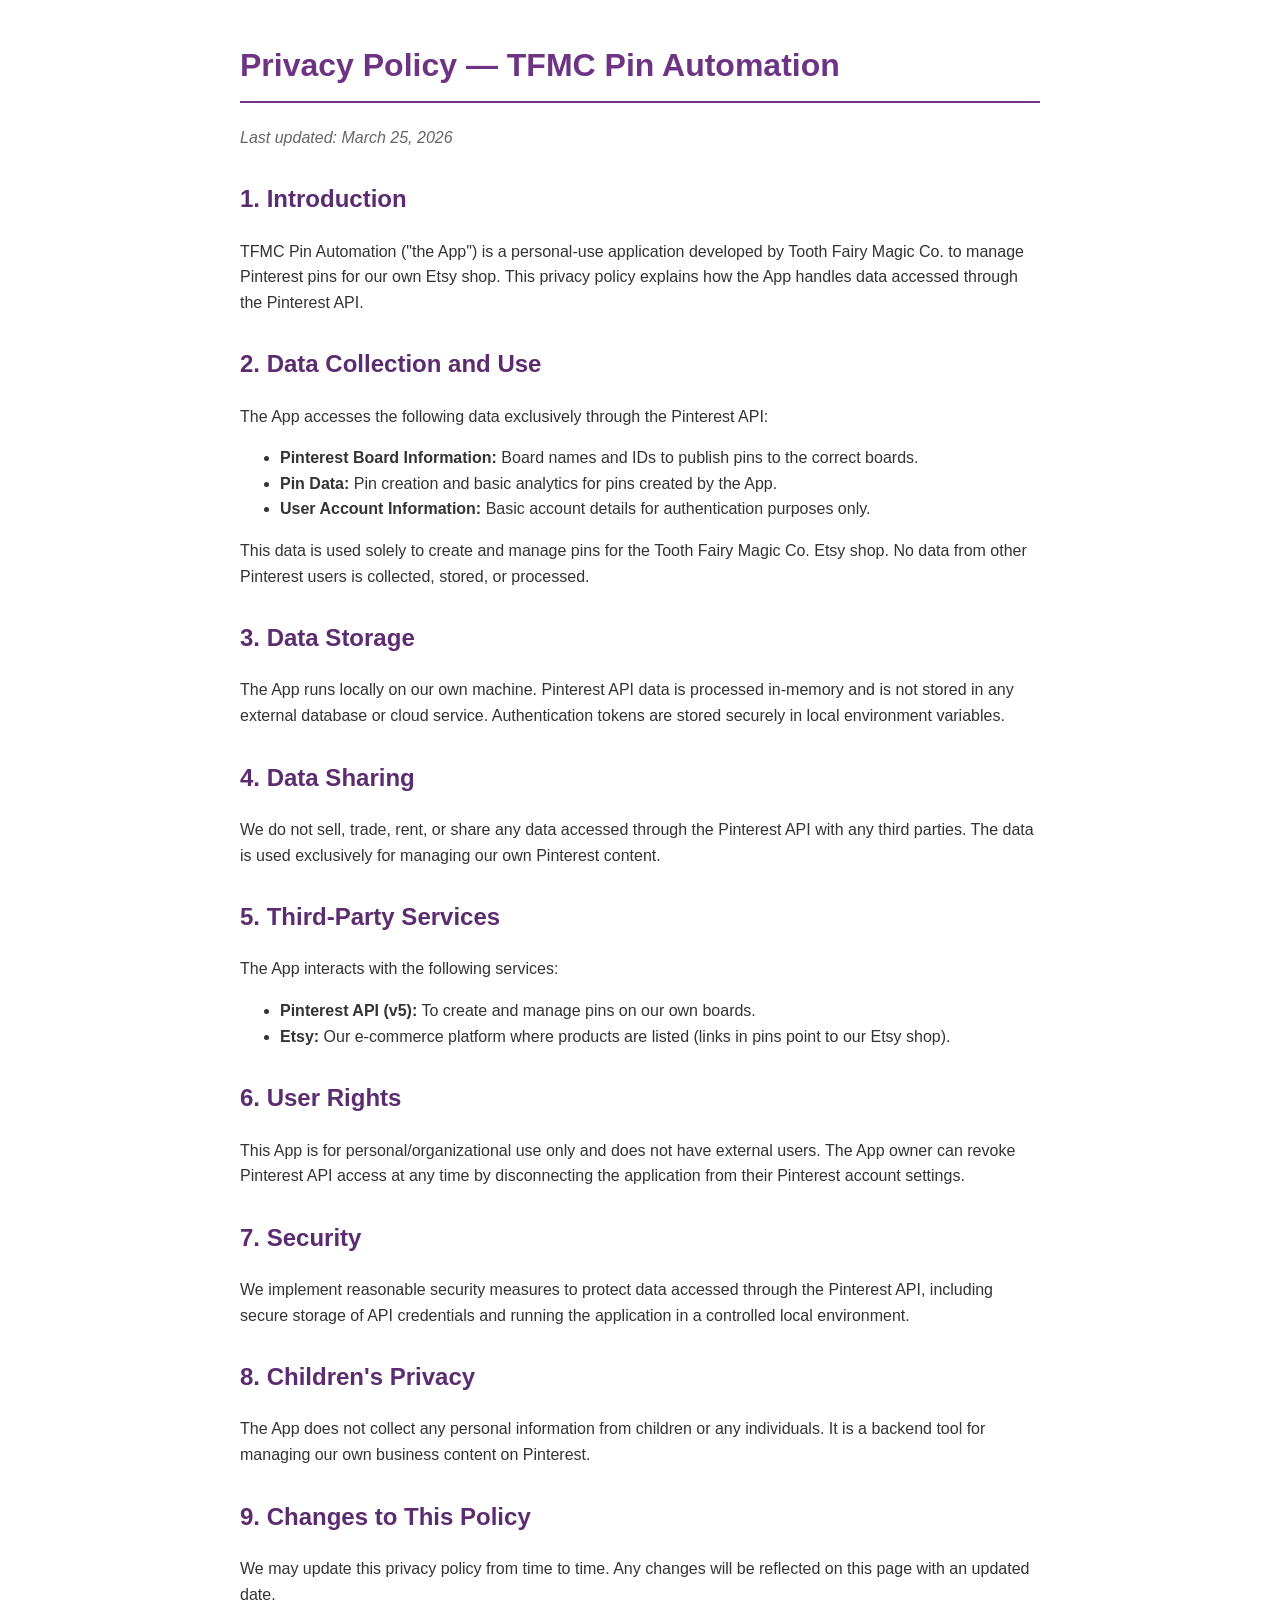
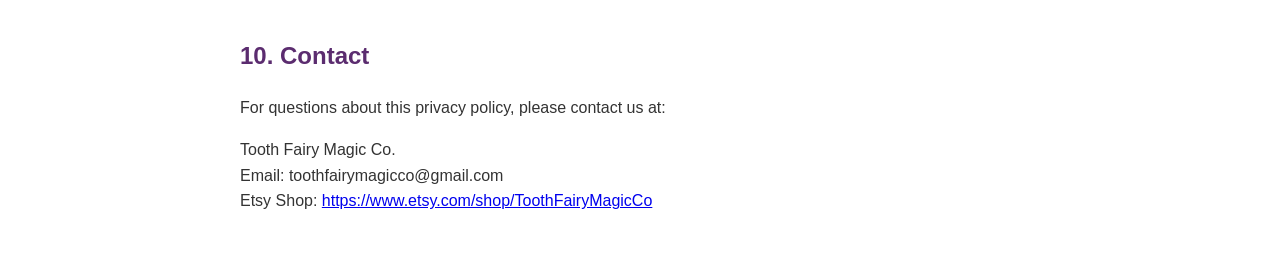
<file: privacy-policy-pinterest.html>
<!DOCTYPE html>
<html lang="en">
<head>
  <meta charset="UTF-8">
  <meta name="viewport" content="width=device-width, initial-scale=1.0">
  <title>Privacy Policy - TFMC Pin Automation</title>
  <style>
    body { font-family: -apple-system, BlinkMacSystemFont, 'Segoe UI', Roboto, sans-serif; max-width: 800px; margin: 40px auto; padding: 0 20px; line-height: 1.6; color: #333; }
    h1 { color: #6c3483; border-bottom: 2px solid #6c3483; padding-bottom: 10px; }
    h2 { color: #5b2c6f; margin-top: 30px; }
    .updated { color: #666; font-style: italic; }
  </style>
</head>
<body>
  <h1>Privacy Policy — TFMC Pin Automation</h1>
  <p class="updated">Last updated: March 25, 2026</p>

  <h2>1. Introduction</h2>
  <p>TFMC Pin Automation ("the App") is a personal-use application developed by Tooth Fairy Magic Co. to manage Pinterest pins for our own Etsy shop. This privacy policy explains how the App handles data accessed through the Pinterest API.</p>

  <h2>2. Data Collection and Use</h2>
  <p>The App accesses the following data exclusively through the Pinterest API:</p>
  <ul>
    <li><strong>Pinterest Board Information:</strong> Board names and IDs to publish pins to the correct boards.</li>
    <li><strong>Pin Data:</strong> Pin creation and basic analytics for pins created by the App.</li>
    <li><strong>User Account Information:</strong> Basic account details for authentication purposes only.</li>
  </ul>
  <p>This data is used solely to create and manage pins for the Tooth Fairy Magic Co. Etsy shop. No data from other Pinterest users is collected, stored, or processed.</p>

  <h2>3. Data Storage</h2>
  <p>The App runs locally on our own machine. Pinterest API data is processed in-memory and is not stored in any external database or cloud service. Authentication tokens are stored securely in local environment variables.</p>

  <h2>4. Data Sharing</h2>
  <p>We do not sell, trade, rent, or share any data accessed through the Pinterest API with any third parties. The data is used exclusively for managing our own Pinterest content.</p>

  <h2>5. Third-Party Services</h2>
  <p>The App interacts with the following services:</p>
  <ul>
    <li><strong>Pinterest API (v5):</strong> To create and manage pins on our own boards.</li>
    <li><strong>Etsy:</strong> Our e-commerce platform where products are listed (links in pins point to our Etsy shop).</li>
  </ul>

  <h2>6. User Rights</h2>
  <p>This App is for personal/organizational use only and does not have external users. The App owner can revoke Pinterest API access at any time by disconnecting the application from their Pinterest account settings.</p>

  <h2>7. Security</h2>
  <p>We implement reasonable security measures to protect data accessed through the Pinterest API, including secure storage of API credentials and running the application in a controlled local environment.</p>

  <h2>8. Children's Privacy</h2>
  <p>The App does not collect any personal information from children or any individuals. It is a backend tool for managing our own business content on Pinterest.</p>

  <h2>9. Changes to This Policy</h2>
  <p>We may update this privacy policy from time to time. Any changes will be reflected on this page with an updated date.</p>

  <h2>10. Contact</h2>
  <p>For questions about this privacy policy, please contact us at:</p>
  <p>
    Tooth Fairy Magic Co.<br>
    Email: toothfairymagicco@gmail.com<br>
    Etsy Shop: <a href="https://www.etsy.com/shop/ToothFairyMagicCo">https://www.etsy.com/shop/ToothFairyMagicCo</a>
  </p>
</body>
</html>
</file>
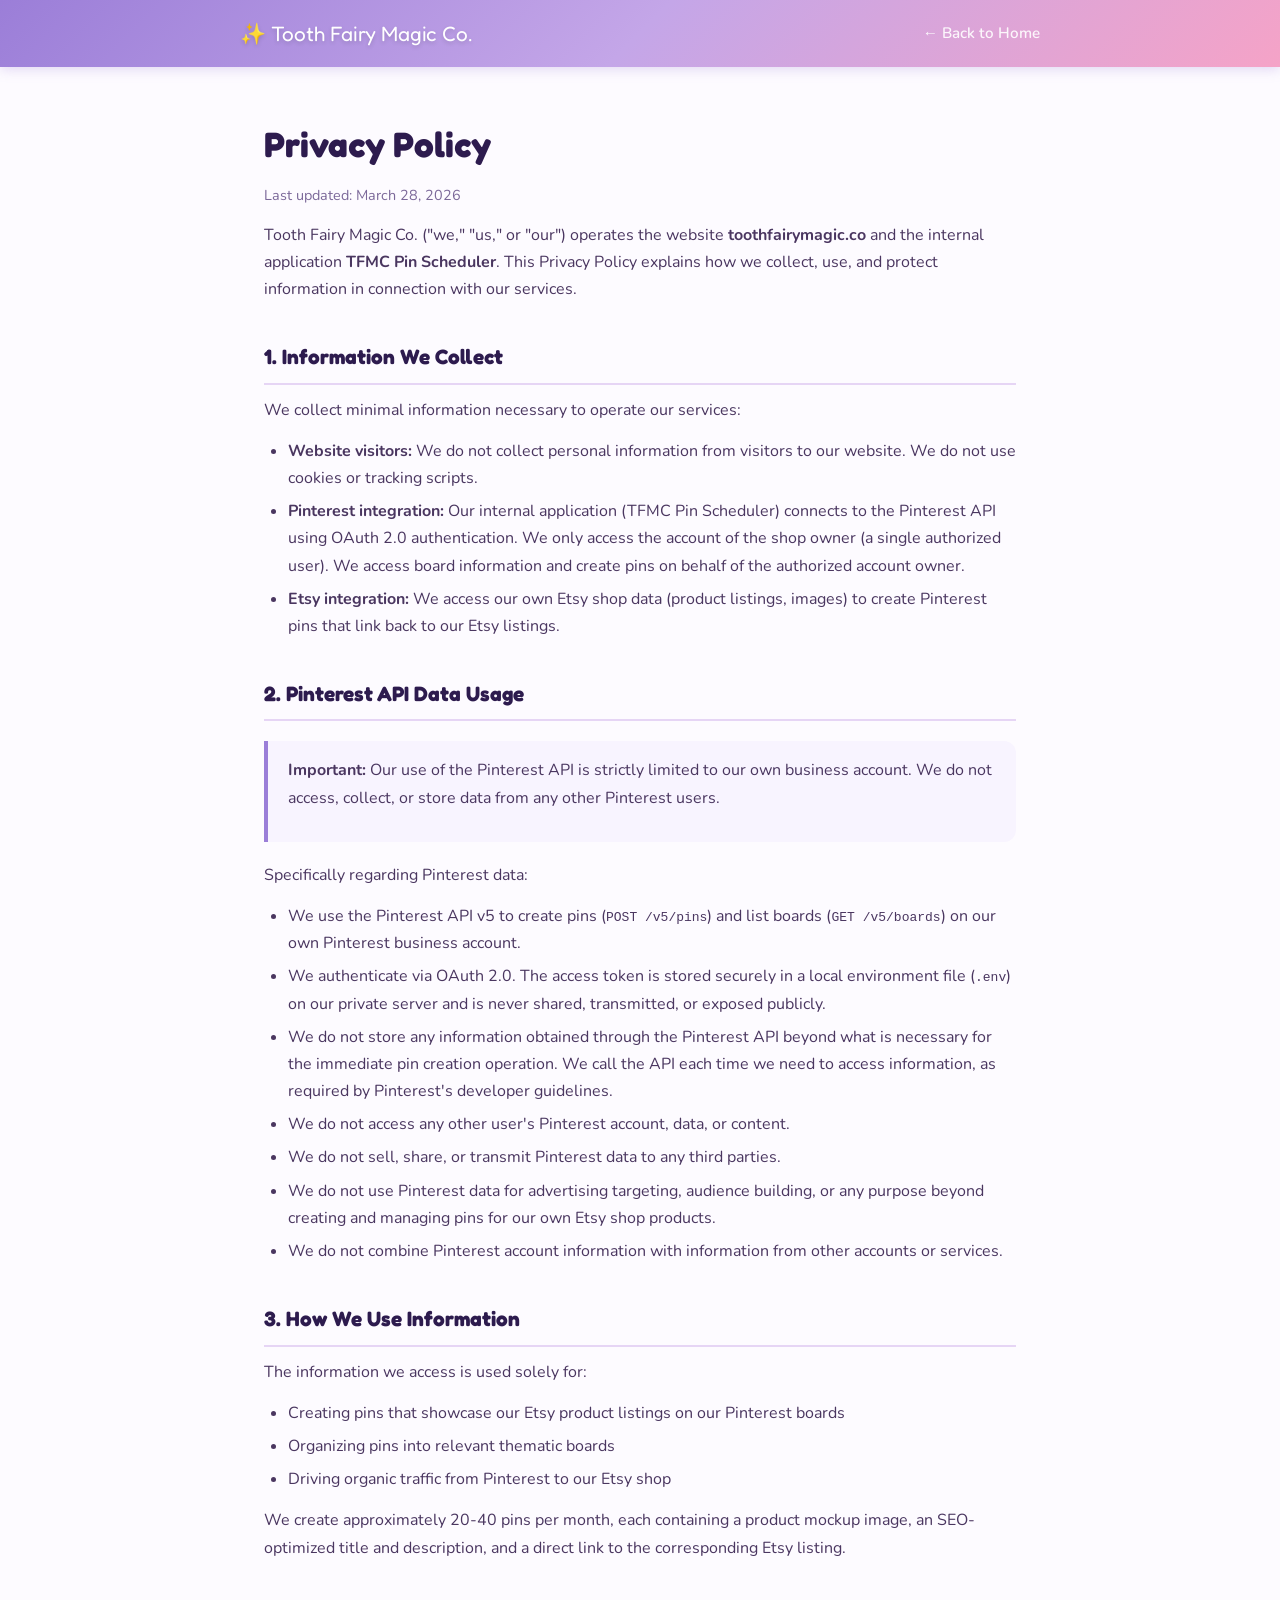
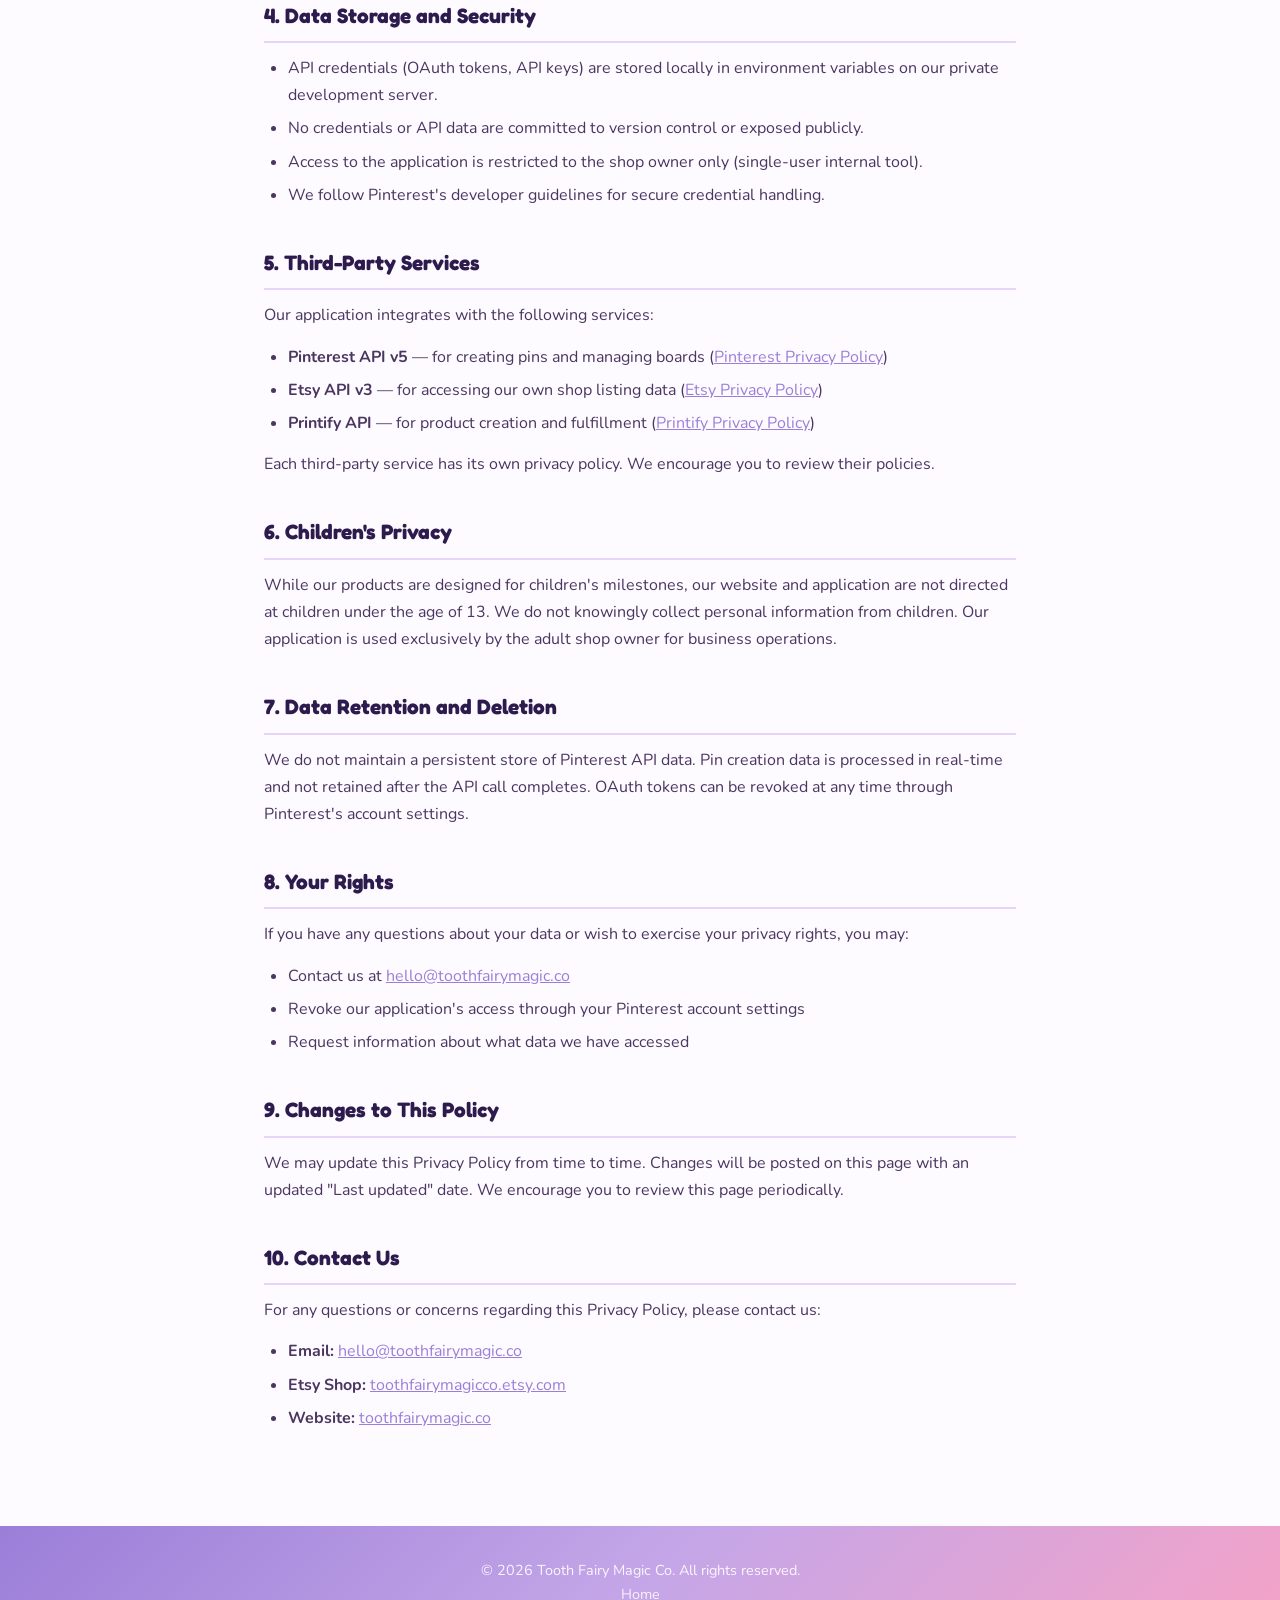
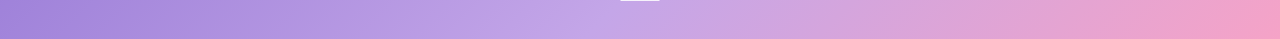
<file: privacy-policy.html>
<!DOCTYPE html>
<html lang="en">
<head>
  <meta charset="UTF-8">
  <meta name="viewport" content="width=device-width, initial-scale=1.0">
  <title>Privacy Policy | Tooth Fairy Magic Co.</title>
  <meta name="description" content="Privacy Policy for Tooth Fairy Magic Co. and TFMC Pin Scheduler application.">

  <link rel="preconnect" href="https://fonts.googleapis.com">
  <link rel="preconnect" href="https://fonts.gstatic.com" crossorigin>
  <link href="https://fonts.googleapis.com/css2?family=Fredoka+One&family=Nunito:wght@400;600;700&display=swap" rel="stylesheet">

  <style>
    :root {
      --color-purple-1: #9B7ED8;
      --color-purple-2: #C4A6E8;
      --color-pink-1: #F5A3C7;
      --color-pink-2: #FFD1DC;
      --color-lavender: #E6D5F5;
      --color-bg-main: #FDFBFF;
      --color-bg-panel: #F8F4FF;
      --color-text-heading: #2D1B4E;
      --color-text-body: #4A3660;
      --color-text-secondary: #7B6899;
    }

    * { margin: 0; padding: 0; box-sizing: border-box; }
    body {
      font-family: 'Nunito', -apple-system, BlinkMacSystemFont, 'Segoe UI', sans-serif;
      color: var(--color-text-body);
      background-color: var(--color-bg-main);
      line-height: 1.7;
      -webkit-font-smoothing: antialiased;
    }

    .header {
      background: linear-gradient(135deg, var(--color-purple-1) 0%, var(--color-purple-2) 50%, var(--color-pink-1) 100%);
      padding: 16px 24px;
      box-shadow: 0 2px 12px rgba(155, 126, 216, 0.3);
    }
    .header-inner {
      max-width: 800px;
      margin: 0 auto;
      display: flex;
      align-items: center;
      justify-content: space-between;
    }
    .logo {
      font-family: 'Fredoka One', cursive;
      font-size: 1.3rem;
      color: white;
      text-decoration: none;
      text-shadow: 0 2px 4px rgba(0, 0, 0, 0.15);
    }
    .back-link {
      color: rgba(255, 255, 255, 0.9);
      text-decoration: none;
      font-weight: 600;
      font-size: 0.95rem;
    }
    .back-link:hover { color: white; }

    .content {
      max-width: 800px;
      margin: 0 auto;
      padding: 48px 24px 80px;
    }
    .content h1 {
      font-family: 'Fredoka One', cursive;
      font-size: 2.2rem;
      color: var(--color-text-heading);
      margin-bottom: 8px;
    }
    .last-updated {
      color: var(--color-text-secondary);
      font-size: 0.9rem;
      margin-bottom: 40px;
    }
    .content h2 {
      font-family: 'Fredoka One', cursive;
      font-size: 1.3rem;
      color: var(--color-text-heading);
      margin-top: 36px;
      margin-bottom: 12px;
      padding-bottom: 8px;
      border-bottom: 2px solid var(--color-lavender);
    }
    .content p {
      margin-bottom: 14px;
    }
    .content ul {
      margin-left: 24px;
      margin-bottom: 14px;
    }
    .content li {
      margin-bottom: 6px;
    }
    .content a {
      color: var(--color-purple-1);
      text-decoration: underline;
    }
    .highlight-box {
      background: var(--color-bg-panel);
      border-left: 4px solid var(--color-purple-1);
      padding: 16px 20px;
      border-radius: 0 12px 12px 0;
      margin: 20px 0;
    }

    .footer {
      background: linear-gradient(135deg, var(--color-purple-1) 0%, var(--color-purple-2) 50%, var(--color-pink-1) 100%);
      color: rgba(255, 255, 255, 0.9);
      text-align: center;
      padding: 32px 24px;
    }
    .footer p { font-size: 0.9rem; }
    .footer a { color: rgba(255, 255, 255, 0.85); }

    @media (max-width: 768px) {
      .content h1 { font-size: 1.7rem; }
      .content { padding: 32px 20px 60px; }
    }
  </style>
</head>
<body>

  <header class="header">
    <div class="header-inner">
      <a href="index.html" class="logo">&#10024; Tooth Fairy Magic Co.</a>
      <a href="index.html" class="back-link">&larr; Back to Home</a>
    </div>
  </header>

  <main class="content">
    <h1>Privacy Policy</h1>
    <p class="last-updated">Last updated: March 28, 2026</p>

    <p>
      Tooth Fairy Magic Co. ("we," "us," or "our") operates the website
      <strong>toothfairymagic.co</strong> and the internal application
      <strong>TFMC Pin Scheduler</strong>. This Privacy Policy explains how we collect,
      use, and protect information in connection with our services.
    </p>

    <h2>1. Information We Collect</h2>
    <p>We collect minimal information necessary to operate our services:</p>
    <ul>
      <li><strong>Website visitors:</strong> We do not collect personal information from visitors to our website. We do not use cookies or tracking scripts.</li>
      <li><strong>Pinterest integration:</strong> Our internal application (TFMC Pin Scheduler) connects to the Pinterest API using OAuth 2.0 authentication. We only access the account of the shop owner (a single authorized user). We access board information and create pins on behalf of the authorized account owner.</li>
      <li><strong>Etsy integration:</strong> We access our own Etsy shop data (product listings, images) to create Pinterest pins that link back to our Etsy listings.</li>
    </ul>

    <h2>2. Pinterest API Data Usage</h2>
    <div class="highlight-box">
      <p><strong>Important:</strong> Our use of the Pinterest API is strictly limited to our own business account. We do not access, collect, or store data from any other Pinterest users.</p>
    </div>
    <p>Specifically regarding Pinterest data:</p>
    <ul>
      <li>We use the Pinterest API v5 to create pins (<code>POST /v5/pins</code>) and list boards (<code>GET /v5/boards</code>) on our own Pinterest business account.</li>
      <li>We authenticate via OAuth 2.0. The access token is stored securely in a local environment file (<code>.env</code>) on our private server and is never shared, transmitted, or exposed publicly.</li>
      <li>We do not store any information obtained through the Pinterest API beyond what is necessary for the immediate pin creation operation. We call the API each time we need to access information, as required by Pinterest's developer guidelines.</li>
      <li>We do not access any other user's Pinterest account, data, or content.</li>
      <li>We do not sell, share, or transmit Pinterest data to any third parties.</li>
      <li>We do not use Pinterest data for advertising targeting, audience building, or any purpose beyond creating and managing pins for our own Etsy shop products.</li>
      <li>We do not combine Pinterest account information with information from other accounts or services.</li>
    </ul>

    <h2>3. How We Use Information</h2>
    <p>The information we access is used solely for:</p>
    <ul>
      <li>Creating pins that showcase our Etsy product listings on our Pinterest boards</li>
      <li>Organizing pins into relevant thematic boards</li>
      <li>Driving organic traffic from Pinterest to our Etsy shop</li>
    </ul>
    <p>We create approximately 20-40 pins per month, each containing a product mockup image, an SEO-optimized title and description, and a direct link to the corresponding Etsy listing.</p>

    <h2>4. Data Storage and Security</h2>
    <ul>
      <li>API credentials (OAuth tokens, API keys) are stored locally in environment variables on our private development server.</li>
      <li>No credentials or API data are committed to version control or exposed publicly.</li>
      <li>Access to the application is restricted to the shop owner only (single-user internal tool).</li>
      <li>We follow Pinterest's developer guidelines for secure credential handling.</li>
    </ul>

    <h2>5. Third-Party Services</h2>
    <p>Our application integrates with the following services:</p>
    <ul>
      <li><strong>Pinterest API v5</strong> &mdash; for creating pins and managing boards (<a href="https://policy.pinterest.com/en/privacy-policy" target="_blank" rel="noopener">Pinterest Privacy Policy</a>)</li>
      <li><strong>Etsy API v3</strong> &mdash; for accessing our own shop listing data (<a href="https://www.etsy.com/legal/privacy/" target="_blank" rel="noopener">Etsy Privacy Policy</a>)</li>
      <li><strong>Printify API</strong> &mdash; for product creation and fulfillment (<a href="https://printify.com/privacy-policy/" target="_blank" rel="noopener">Printify Privacy Policy</a>)</li>
    </ul>
    <p>Each third-party service has its own privacy policy. We encourage you to review their policies.</p>

    <h2>6. Children's Privacy</h2>
    <p>
      While our products are designed for children's milestones, our website and application
      are not directed at children under the age of 13. We do not knowingly collect personal
      information from children. Our application is used exclusively by the adult shop owner
      for business operations.
    </p>

    <h2>7. Data Retention and Deletion</h2>
    <p>
      We do not maintain a persistent store of Pinterest API data. Pin creation data is
      processed in real-time and not retained after the API call completes. OAuth tokens
      can be revoked at any time through Pinterest's account settings.
    </p>

    <h2>8. Your Rights</h2>
    <p>If you have any questions about your data or wish to exercise your privacy rights, you may:</p>
    <ul>
      <li>Contact us at <a href="mailto:hello@toothfairymagic.co">hello@toothfairymagic.co</a></li>
      <li>Revoke our application's access through your Pinterest account settings</li>
      <li>Request information about what data we have accessed</li>
    </ul>

    <h2>9. Changes to This Policy</h2>
    <p>
      We may update this Privacy Policy from time to time. Changes will be posted on this page
      with an updated "Last updated" date. We encourage you to review this page periodically.
    </p>

    <h2>10. Contact Us</h2>
    <p>
      For any questions or concerns regarding this Privacy Policy, please contact us:
    </p>
    <ul>
      <li><strong>Email:</strong> <a href="mailto:hello@toothfairymagic.co">hello@toothfairymagic.co</a></li>
      <li><strong>Etsy Shop:</strong> <a href="https://toothfairymagicco.etsy.com" target="_blank" rel="noopener">toothfairymagicco.etsy.com</a></li>
      <li><strong>Website:</strong> <a href="https://toothfairymagic.co" target="_blank" rel="noopener">toothfairymagic.co</a></li>
    </ul>
  </main>

  <footer class="footer">
    <p>&copy; 2026 Tooth Fairy Magic Co. All rights reserved.</p>
    <p><a href="index.html">Home</a></p>
  </footer>

</body>
</html>
</file>
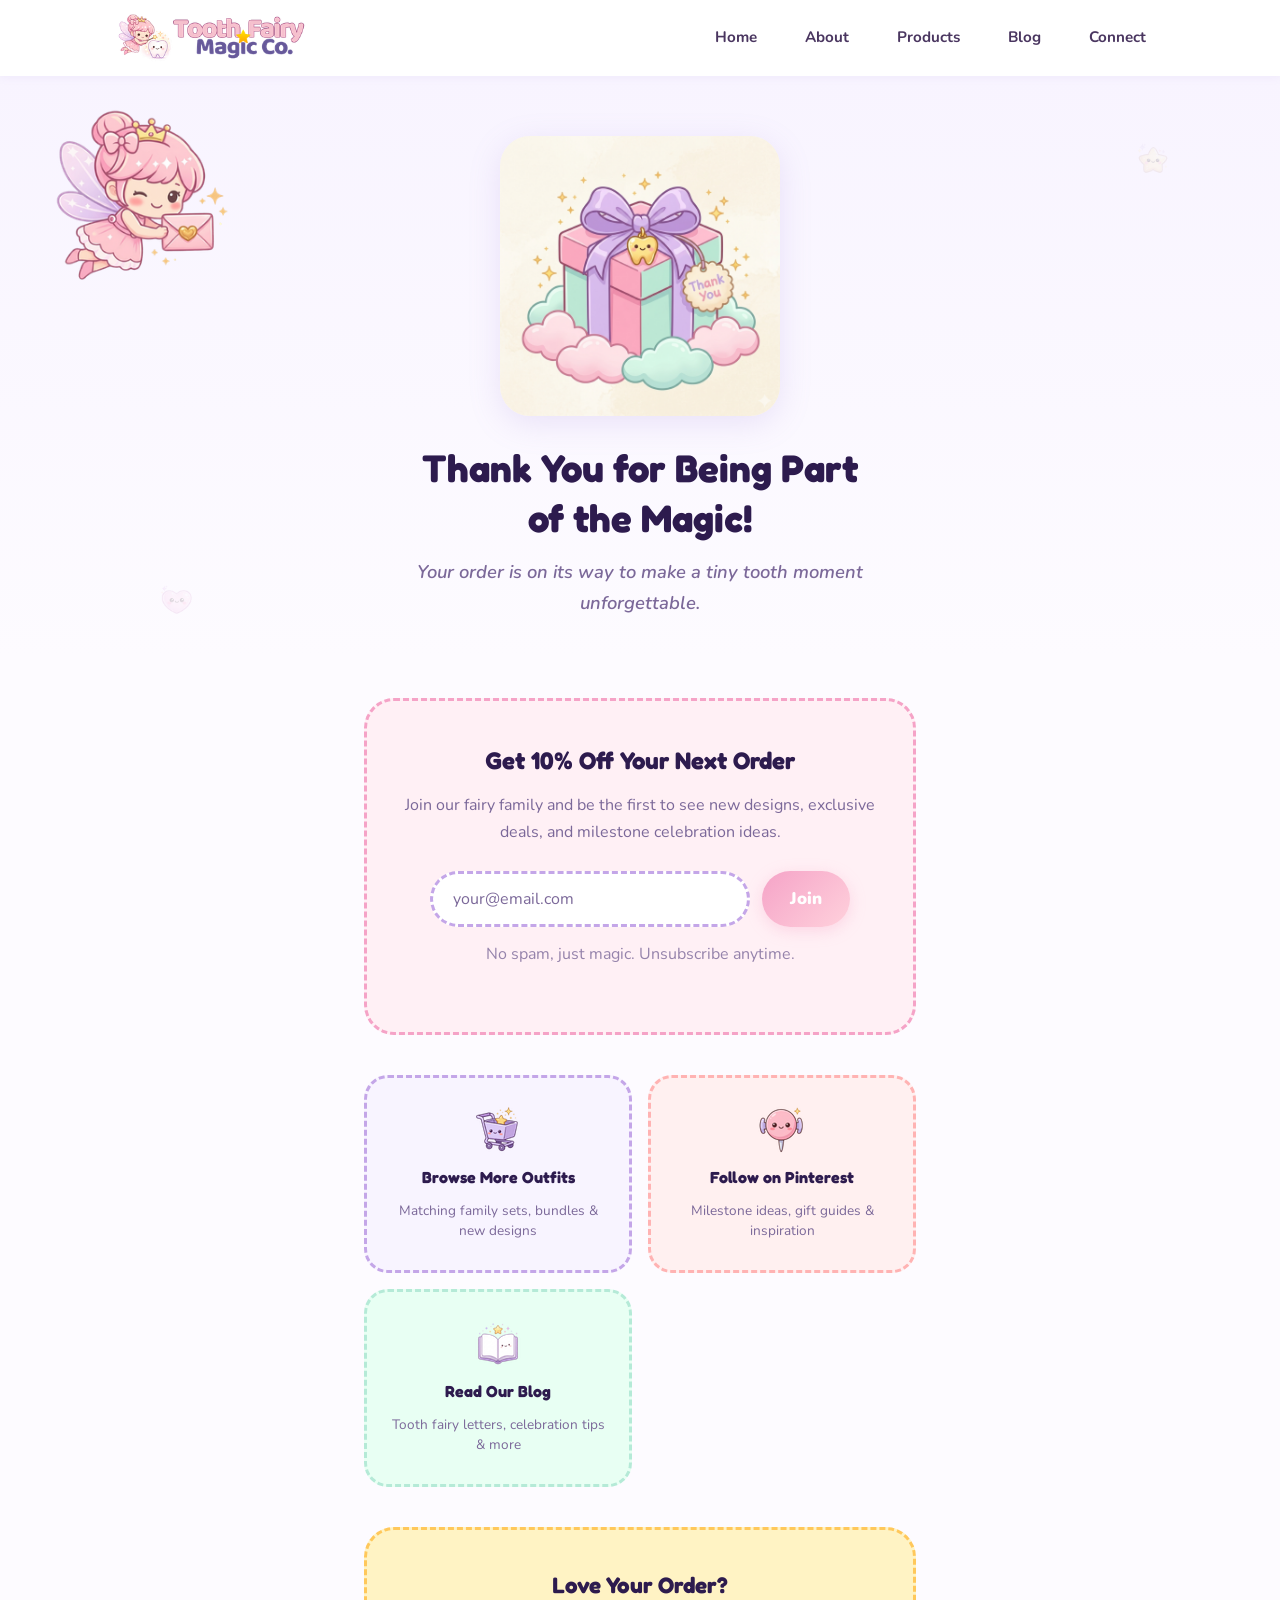
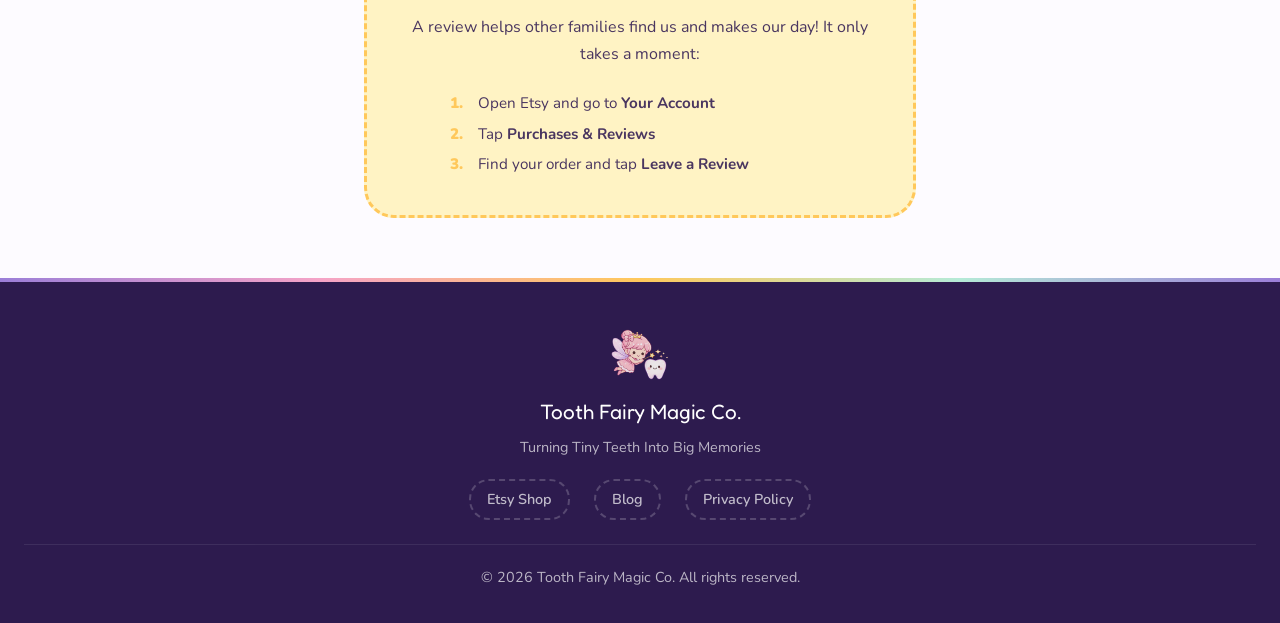
<file: thankyou.html>
<!DOCTYPE html>
<html lang="en">
<head>
  <meta charset="UTF-8">
  <meta name="viewport" content="width=device-width, initial-scale=1.0">
  <title>Thank You for Your Order! | Tooth Fairy Magic Co.</title>
  <meta name="description" content="Thank you for being part of the Tooth Fairy Magic family! Get 10% off your next order and join our community.">
  <meta name="robots" content="noindex">

  <link rel="preconnect" href="https://fonts.googleapis.com">
  <link rel="preconnect" href="https://fonts.gstatic.com" crossorigin>
  <link href="https://fonts.googleapis.com/css2?family=Fredoka+One&family=Nunito:wght@400;600;700;900&display=swap" rel="stylesheet">

  <style>
    /* ══════════════════════════════════════
       VARIABLES
    ══════════════════════════════════════ */
    :root {
      --color-purple-1: #9B7ED8;
      --color-purple-2: #C4A6E8;
      --color-purple-light: #E6D5F5;
      --color-pink-1: #F5A3C7;
      --color-pink-2: #FFD1DC;
      --color-pink-soft: #FFF0F5;
      --color-lavender: #E6D5F5;
      --color-mint: #B5EAD7;
      --color-gold: #FFD700;
      --color-gold-soft: #FFF3C4;
      --color-yellow: #FFC85B;
      --color-blue-soft: #45B3DF;
      --color-bg-main: #FDFBFF;
      --color-bg-panel: #F8F4FF;
      --color-text-heading: #2D1B4E;
      --color-text-body: #4A3660;
      --color-text-secondary: #7B6899;
      --color-white: #ffffff;
      --shadow-sm: 0 2px 8px rgba(155, 126, 216, 0.08);
      --shadow-md: 0 4px 16px rgba(155, 126, 216, 0.12);
      --shadow-lg: 0 8px 32px rgba(155, 126, 216, 0.18);
      --radius-sm: 16px;
      --radius-md: 24px;
      --radius-lg: 30px;
      --container: 1100px;
      --transition: all 0.35s ease;
    }

    /* ══════════════════════════════════════
       RESET & BASE
    ══════════════════════════════════════ */
    * { margin: 0; padding: 0; box-sizing: border-box; }
    html { scroll-behavior: smooth; }
    body {
      font-family: 'Nunito', -apple-system, BlinkMacSystemFont, 'Segoe UI', sans-serif;
      color: var(--color-text-body);
      background-color: var(--color-bg-main);
      line-height: 1.7;
      -webkit-font-smoothing: antialiased;
      overflow-x: hidden;
    }
    img { max-width: 100%; height: auto; display: block; }
    a { text-decoration: none; }

    /* ══════════════════════════════════════
       ANIMATIONS
    ══════════════════════════════════════ */
    @keyframes fadeInUp {
      from { opacity: 0; transform: translateY(40px); }
      to { opacity: 1; transform: translateY(0); }
    }
    @keyframes floatSlow {
      0%, 100% { transform: translateY(0px) rotate(0deg); }
      50% { transform: translateY(-20px) rotate(5deg); }
    }
    @keyframes gentlePulse {
      0%, 100% { transform: scale(1); }
      50% { transform: scale(1.05); }
    }
    @keyframes sparkle {
      0%, 100% { opacity: 0.3; transform: scale(1) rotate(0deg); }
      50% { opacity: 1; transform: scale(1.4) rotate(15deg); }
    }

    /* ══════════════════════════════════════
       HEADER & NAV
    ══════════════════════════════════════ */
    .header {
      background: var(--color-white);
      padding: 0;
      position: sticky;
      top: 0;
      z-index: 100;
      box-shadow: var(--shadow-sm);
    }
    .header-inner {
      max-width: var(--container);
      margin: 0 auto;
      display: flex;
      align-items: center;
      justify-content: space-between;
      padding: 12px 24px;
    }
    .logo-link {
      display: flex;
      align-items: center;
      text-decoration: none;
    }
    .logo-header-img {
      height: 52px;
      width: auto;
      object-fit: contain;
    }
    .nav-links {
      display: flex;
      gap: 8px;
      list-style: none;
      align-items: center;
    }
    .nav-links a {
      color: var(--color-text-body);
      font-weight: 700;
      font-size: 0.95rem;
      padding: 8px 18px;
      border-radius: 20px;
      border: 2px dashed transparent;
      transition: var(--transition);
    }
    .nav-links a:hover {
      color: var(--color-purple-1);
      border-color: var(--color-purple-2);
      background: var(--color-bg-panel);
    }
    .menu-toggle {
      display: none;
      background: none;
      border: none;
      font-size: 1.6rem;
      cursor: pointer;
      color: var(--color-text-heading);
      padding: 8px;
    }

    /* ══════════════════════════════════════
       BUTTONS
    ══════════════════════════════════════ */
    .btn {
      display: inline-flex;
      align-items: center;
      gap: 8px;
      padding: 14px 32px;
      border-radius: var(--radius-lg);
      font-family: 'Nunito', sans-serif;
      font-weight: 900;
      font-size: 1.05rem;
      text-decoration: none;
      transition: var(--transition);
      border: none;
      cursor: pointer;
    }
    .btn-primary {
      background: linear-gradient(135deg, var(--color-purple-1) 0%, var(--color-purple-2) 100%);
      color: white;
      box-shadow: 0 4px 15px rgba(155, 126, 216, 0.35);
    }
    .btn-primary:hover {
      transform: translateY(-3px);
      box-shadow: 0 8px 25px rgba(155, 126, 216, 0.45);
    }
    .btn-dashed {
      background: var(--color-yellow);
      color: var(--color-white);
      border: 3px dashed rgba(255, 255, 255, 0.7);
      box-shadow: 0 4px 15px rgba(255, 200, 91, 0.35);
      text-shadow: 0 1px 2px rgba(0,0,0,0.1);
    }
    .btn-dashed:hover {
      transform: translateY(-3px);
      box-shadow: 0 8px 25px rgba(255, 200, 91, 0.45);
    }
    .btn-outline {
      background: var(--color-white);
      color: var(--color-purple-1);
      border: 3px dashed var(--color-purple-2);
    }
    .btn-outline:hover {
      background: var(--color-bg-panel);
      transform: translateY(-3px);
    }
    .btn-pink {
      background: linear-gradient(135deg, var(--color-pink-1) 0%, var(--color-pink-2) 100%);
      color: white;
      box-shadow: 0 4px 15px rgba(245, 163, 199, 0.35);
    }
    .btn-pink:hover {
      transform: translateY(-3px);
      box-shadow: 0 8px 25px rgba(245, 163, 199, 0.45);
    }

    /* ══════════════════════════════════════
       THANK YOU PAGE — HERO
    ══════════════════════════════════════ */
    .ty-hero {
      text-align: center;
      padding: 60px 24px 40px;
      background: linear-gradient(180deg, var(--color-bg-panel) 0%, var(--color-bg-main) 100%);
      position: relative;
      overflow: hidden;
    }
    .ty-hero-img {
      width: 280px;
      margin: 0 auto 28px;
      border-radius: var(--radius-lg);
      box-shadow: var(--shadow-lg);
      animation: fadeInUp 0.6s ease-out;
    }
    .ty-hero h1 {
      font-family: 'Fredoka One', cursive;
      font-size: 2.4rem;
      color: var(--color-text-heading);
      line-height: 1.3;
      margin-bottom: 12px;
      animation: fadeInUp 0.6s ease-out 0.1s both;
    }
    .ty-hero .tagline {
      font-size: 1.15rem;
      color: var(--color-text-secondary);
      font-weight: 600;
      font-style: italic;
      max-width: 520px;
      margin: 0 auto;
      animation: fadeInUp 0.6s ease-out 0.2s both;
    }
    .ty-floating {
      position: absolute;
      animation: floatSlow 8s ease-in-out infinite;
      pointer-events: none;
    }
    .ty-floating--1 { top: 30px; left: 4%; width: 180px; opacity: 0.9; animation-delay: 0s; }
    .ty-floating--2 { top: 50px; right: 8%; width: 50px; opacity: 0.2; animation-delay: 2s; }
    .ty-floating--3 { bottom: 20px; left: 12%; width: 45px; opacity: 0.2; animation-delay: 4s; }

    /* ══════════════════════════════════════
       SECTIONS
    ══════════════════════════════════════ */
    .ty-section {
      max-width: 600px;
      margin: 0 auto;
      padding: 0 24px;
    }

    /* ══════════════════════════════════════
       EMAIL SIGNUP BOX
    ══════════════════════════════════════ */
    .ty-signup {
      border: 3px dashed var(--color-pink-1);
      border-radius: var(--radius-lg);
      padding: 40px 32px;
      text-align: center;
      background: var(--color-pink-soft);
      margin: 40px auto;
      max-width: 600px;
      animation: fadeInUp 0.6s ease-out 0.3s both;
    }
    .ty-signup h2 {
      font-family: 'Fredoka One', cursive;
      font-size: 1.5rem;
      color: var(--color-text-heading);
      margin-bottom: 10px;
    }
    .ty-signup p {
      color: var(--color-text-secondary);
      font-size: 1rem;
      margin-bottom: 24px;
      line-height: 1.7;
    }
    .ty-signup-form {
      display: flex;
      gap: 12px;
      max-width: 420px;
      margin: 0 auto;
    }
    .ty-signup-form input[type="email"] {
      flex: 1;
      padding: 14px 20px;
      border: 3px dashed var(--color-purple-2);
      border-radius: var(--radius-lg);
      font-family: 'Nunito', sans-serif;
      font-size: 1rem;
      font-weight: 600;
      color: var(--color-text-body);
      background: var(--color-white);
      outline: none;
      transition: var(--transition);
    }
    .ty-signup-form input[type="email"]::placeholder {
      color: var(--color-text-secondary);
      font-weight: 400;
    }
    .ty-signup-form input[type="email"]:focus {
      border-color: var(--color-purple-1);
      box-shadow: 0 0 0 4px rgba(155, 126, 216, 0.15);
    }
    .ty-signup-form button {
      padding: 14px 28px;
      white-space: nowrap;
    }
    .ty-signup-note {
      font-size: 0.8rem;
      color: var(--color-text-secondary);
      margin-top: 14px;
      opacity: 0.8;
    }
    .ty-signup-success {
      display: none;
      padding: 20px;
      background: var(--color-mint);
      border: 3px dashed rgba(255,255,255,0.5);
      border-radius: var(--radius-md);
      color: var(--color-text-heading);
      font-weight: 700;
      font-size: 1.1rem;
    }

    /* ══════════════════════════════════════
       SOCIAL & SHOP LINKS
    ══════════════════════════════════════ */
    .ty-links {
      display: grid;
      grid-template-columns: 1fr 1fr;
      gap: 16px;
      max-width: 600px;
      margin: 32px auto;
      padding: 0 24px;
      animation: fadeInUp 0.6s ease-out 0.4s both;
    }
    .ty-link-card {
      display: flex;
      flex-direction: column;
      align-items: center;
      gap: 10px;
      padding: 28px 20px;
      border-radius: var(--radius-md);
      border: 3px dashed transparent;
      text-decoration: none;
      transition: var(--transition);
      text-align: center;
    }
    .ty-link-card:hover {
      transform: translateY(-4px);
      box-shadow: var(--shadow-md);
    }
    .ty-link-card--shop {
      background: var(--color-bg-panel);
      border-color: var(--color-purple-2);
    }
    .ty-link-card--shop:hover { background: var(--color-purple-light); }
    .ty-link-card--pinterest {
      background: #FFF0F0;
      border-color: #FFB3B3;
    }
    .ty-link-card--pinterest:hover { background: #FFE0E0; }
    .ty-link-card--instagram {
      background: var(--color-gold-soft);
      border-color: var(--color-yellow);
    }
    .ty-link-card--instagram:hover { background: #FFE9A0; }
    .ty-link-card--blog {
      background: #E8FFF3;
      border-color: var(--color-mint);
    }
    .ty-link-card--blog:hover { background: #D0F5E0; }
    .ty-link-icon {
      font-size: 2rem;
    }
    .ty-link-icon-img {
      width: 48px;
      height: 48px;
      object-fit: contain;
    }
    .ty-link-card h3 {
      font-family: 'Fredoka One', cursive;
      font-size: 1rem;
      color: var(--color-text-heading);
    }
    .ty-link-card p {
      font-size: 0.85rem;
      color: var(--color-text-secondary);
      line-height: 1.5;
    }

    /* ══════════════════════════════════════
       REVIEW SECTION
    ══════════════════════════════════════ */
    .ty-review {
      border: 3px dashed var(--color-yellow);
      border-radius: var(--radius-lg);
      padding: 36px 32px;
      text-align: center;
      background: var(--color-gold-soft);
      max-width: 600px;
      margin: 40px auto;
      animation: fadeInUp 0.6s ease-out 0.5s both;
    }
    .ty-review h2 {
      font-family: 'Fredoka One', cursive;
      font-size: 1.4rem;
      color: var(--color-text-heading);
      margin-bottom: 10px;
    }
    .ty-review p {
      color: var(--color-text-body);
      font-size: 1rem;
      margin-bottom: 8px;
      line-height: 1.7;
    }
    .ty-review-steps {
      text-align: left;
      max-width: 380px;
      margin: 20px auto 0;
      font-size: 0.95rem;
      line-height: 2;
    }
    .ty-review-steps li {
      list-style: none;
      padding-left: 28px;
      position: relative;
    }
    .ty-review-steps li::before {
      content: attr(data-step);
      position: absolute;
      left: 0;
      font-weight: 900;
      color: var(--color-yellow);
    }

    /* ══════════════════════════════════════
       FOOTER
    ══════════════════════════════════════ */
    .footer {
      background: var(--color-text-heading);
      color: rgba(255, 255, 255, 0.85);
      text-align: center;
      padding: 50px 24px 30px;
      position: relative;
      margin-top: 60px;
    }
    .footer::before {
      content: '';
      position: absolute;
      top: 0;
      left: 0;
      right: 0;
      height: 4px;
      background: linear-gradient(90deg, var(--color-purple-1), var(--color-pink-1), var(--color-yellow), var(--color-mint), var(--color-purple-1));
    }
    .footer-logo {
      width: 60px;
      margin: 0 auto 12px;
      opacity: 0.9;
    }
    .footer .logo-footer {
      font-family: 'Fredoka One', cursive;
      font-size: 1.3rem;
      color: white;
      margin-bottom: 6px;
    }
    .footer p {
      font-size: 0.9rem;
      margin-bottom: 4px;
      opacity: 0.8;
    }
    .footer-links {
      margin-top: 20px;
      display: flex;
      gap: 24px;
      justify-content: center;
      flex-wrap: wrap;
    }
    .footer-links a {
      color: rgba(255, 255, 255, 0.7);
      text-decoration: none;
      font-size: 0.9rem;
      font-weight: 600;
      padding: 6px 16px;
      border: 2px dashed rgba(255,255,255,0.2);
      border-radius: 20px;
      transition: var(--transition);
    }
    .footer-links a:hover {
      color: white;
      border-color: rgba(255,255,255,0.5);
    }
    .footer-copyright {
      margin-top: 24px;
      padding-top: 20px;
      border-top: 1px solid rgba(255,255,255,0.1);
      font-size: 0.85rem;
      opacity: 0.6;
    }

    /* ══════════════════════════════════════
       RESPONSIVE
    ══════════════════════════════════════ */
    @media (max-width: 768px) {
      .ty-hero h1 { font-size: 1.8rem; }
      .ty-hero-img { width: 220px; }
      .ty-signup { padding: 32px 24px; }
      .ty-signup-form { flex-direction: column; }
      .ty-links { grid-template-columns: 1fr; padding: 0 24px; }
      .nav-links { display: none; }
      .nav-links.open {
        display: flex;
        flex-direction: column;
        position: absolute;
        top: 100%;
        left: 0;
        right: 0;
        background: white;
        padding: 16px;
        box-shadow: var(--shadow-md);
        gap: 4px;
      }
      .menu-toggle { display: block; }
    }
    @media (max-width: 480px) {
      .ty-hero h1 { font-size: 1.5rem; }
      .ty-hero .tagline { font-size: 1rem; }
      .ty-signup h2 { font-size: 1.3rem; }
      .ty-review { padding: 28px 20px; }
      .btn { padding: 10px 20px; font-size: 0.9rem; }
    }
  </style>
</head>
<body>

  <!-- ═══════════ HEADER ═══════════ -->
  <header class="header">
    <div class="header-inner">
      <a href="index.html" class="logo-link">
        <img src="images/logo-header.png" alt="Tooth Fairy Magic Co." class="logo-header-img">
      </a>
      <button class="menu-toggle" onclick="document.querySelector('.nav-links').classList.toggle('open')" aria-label="Menu">&#9776;</button>
      <nav>
        <ul class="nav-links">
          <li><a href="index.html">Home</a></li>
          <li><a href="index.html#about">About</a></li>
          <li><a href="index.html#products">Products</a></li>
          <li><a href="index.html#blog">Blog</a></li>
          <li><a href="index.html#links">Connect</a></li>
        </ul>
      </nav>
    </div>
  </header>

  <!-- ═══════════ HERO ═══════════ -->
  <section class="ty-hero">
    <img src="images/ty-fairy.png" alt="Thank you from the Tooth Fairy" class="ty-floating ty-floating--1">
    <img src="images/star-kawaii.png" alt="" class="ty-floating ty-floating--2">
    <img src="images/heart-kawaii.png" alt="" class="ty-floating ty-floating--3">

    <img src="images/ty-hero.png" alt="Thank you for your order" class="ty-hero-img">
    <h1>Thank You for Being Part<br>of the Magic!</h1>
    <p class="tagline">Your order is on its way to make a tiny tooth moment unforgettable.</p>
  </section>

  <!-- ═══════════ EMAIL SIGNUP ═══════════ -->
  <div class="ty-section">
    <div class="ty-signup" id="signup-box">
      <h2>Get 10% Off Your Next Order</h2>
      <p>Join our fairy family and be the first to see new designs, exclusive deals, and milestone celebration ideas.</p>
      <form class="ty-signup-form" id="signup-form">
        <input type="email" id="signup-email" placeholder="your@email.com" required>
        <button type="submit" class="btn btn-pink">Join</button>
      </form>
      <p class="ty-signup-note">No spam, just magic. Unsubscribe anytime.</p>
      <div class="ty-signup-success" id="signup-success">
        You're in! Check your email for your 10% off code.
      </div>
    </div>
  </div>

  <!-- ═══════════ SOCIAL & SHOP LINKS ═══════════ -->
  <div class="ty-links">
    <a href="https://www.etsy.com/shop/ToothFairyMagicCo" target="_blank" rel="noopener" class="ty-link-card ty-link-card--shop">
      <img src="images/icon-shop.png" alt="Shop" class="ty-link-icon-img">
      <h3>Browse More Outfits</h3>
      <p>Matching family sets, bundles &amp; new designs</p>
    </a>
    <a href="https://www.pinterest.com/toothfairymagic/" target="_blank" rel="noopener" class="ty-link-card ty-link-card--pinterest">
      <img src="images/icon-pinterest.png" alt="Pinterest" class="ty-link-icon-img">
      <h3>Follow on Pinterest</h3>
      <p>Milestone ideas, gift guides &amp; inspiration</p>
    </a>
    <a href="index.html#blog" class="ty-link-card ty-link-card--blog">
      <img src="images/icon-blog.png" alt="Blog" class="ty-link-icon-img">
      <h3>Read Our Blog</h3>
      <p>Tooth fairy letters, celebration tips &amp; more</p>
    </a>
  </div>

  <!-- ═══════════ REVIEW REQUEST ═══════════ -->
  <div class="ty-section">
    <div class="ty-review">
      <h2>Love Your Order?</h2>
      <p>A review helps other families find us and makes our day! It only takes a moment:</p>
      <ol class="ty-review-steps">
        <li data-step="1. ">Open Etsy and go to <strong>Your Account</strong></li>
        <li data-step="2. ">Tap <strong>Purchases &amp; Reviews</strong></li>
        <li data-step="3. ">Find your order and tap <strong>Leave a Review</strong></li>
      </ol>
    </div>
  </div>

  <!-- ═══════════ FOOTER ═══════════ -->
  <footer class="footer">
    <img src="images/fairy-tooth.png" alt="Tooth Fairy Magic Co." class="footer-logo">
    <div class="logo-footer">Tooth Fairy Magic Co.</div>
    <p>Turning Tiny Teeth Into Big Memories</p>
    <div class="footer-links">
      <a href="https://www.etsy.com/shop/ToothFairyMagicCo" target="_blank" rel="noopener">Etsy Shop</a>
      <a href="index.html#blog">Blog</a>
      <a href="privacy-policy.html">Privacy Policy</a>
    </div>
    <p class="footer-copyright">&copy; 2026 Tooth Fairy Magic Co. All rights reserved.</p>
  </footer>

  <script>
    // Mobile menu
    document.querySelectorAll('.nav-links a').forEach(link => {
      link.addEventListener('click', () => {
        document.querySelector('.nav-links').classList.remove('open');
      });
    });

    // Email signup form
    // TODO: Connect to Mailchimp/Brevo/Kit when email service is chosen
    document.getElementById('signup-form').addEventListener('submit', function(e) {
      e.preventDefault();
      const email = document.getElementById('signup-email').value;
      if (email) {
        // Placeholder: replace with actual email service integration
        console.log('Email signup:', email);
        document.getElementById('signup-form').style.display = 'none';
        document.querySelector('.ty-signup-note').style.display = 'none';
        document.getElementById('signup-success').style.display = 'block';
      }
    });
  </script>

</body>
</html>
</file>
